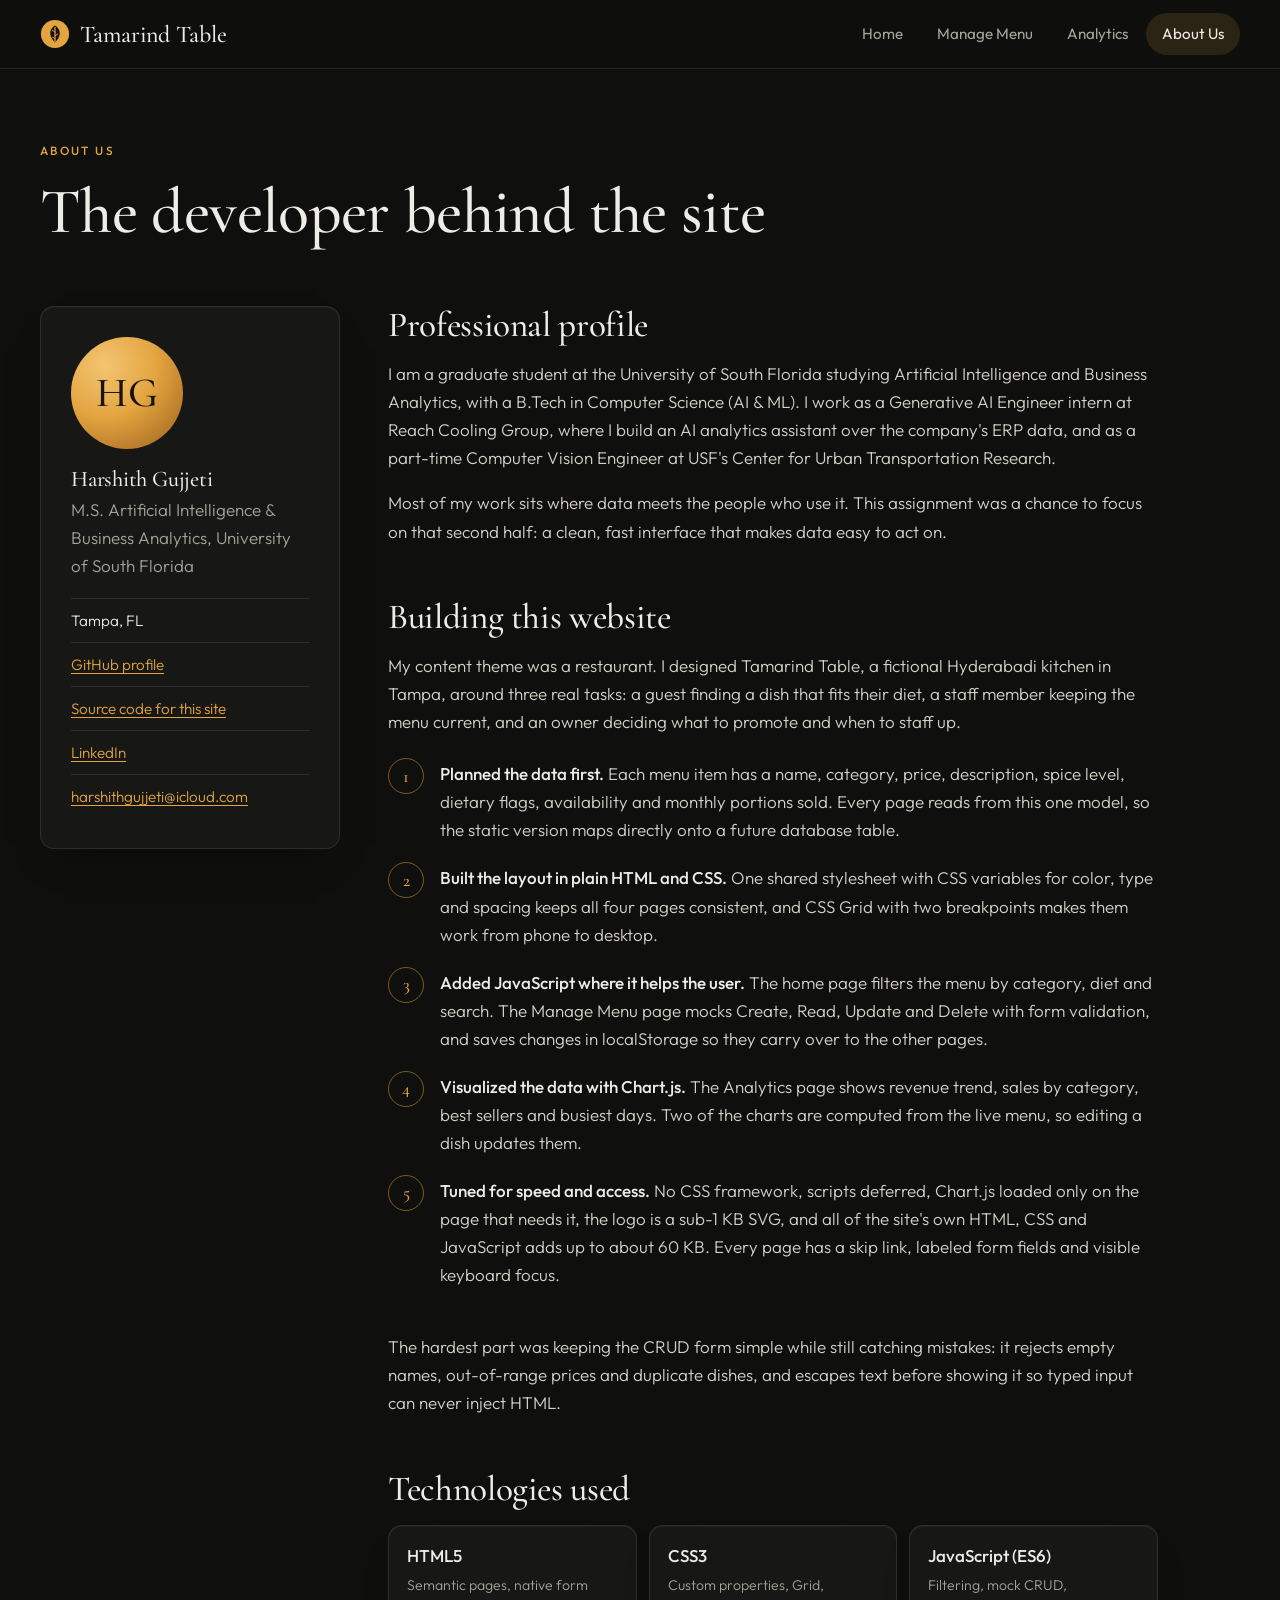
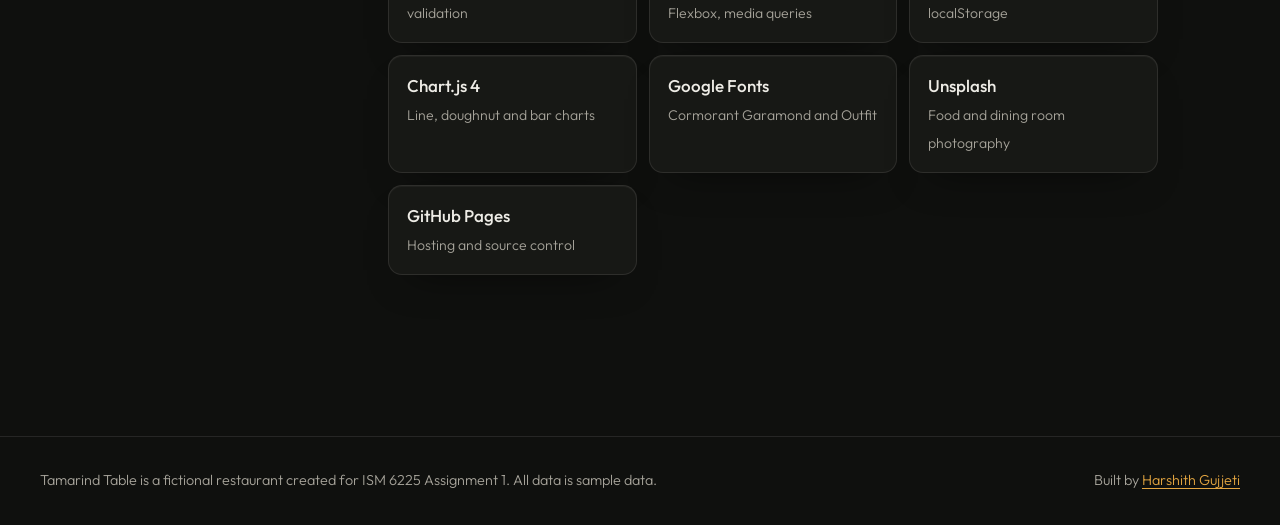
<file: aboutus.html>
<!DOCTYPE html>
<html lang="en">
<head>
  <meta charset="utf-8">
  <meta name="viewport" content="width=device-width, initial-scale=1">
  <title>About Us | Tamarind Table</title>
  <meta name="description" content="About Harshith Gujjeti, the developer of the Tamarind Table site, and how the site was built.">
  <link rel="icon" href="img/logo.svg" type="image/svg+xml">
  <link rel="preconnect" href="https://fonts.googleapis.com">
  <link rel="preconnect" href="https://fonts.gstatic.com" crossorigin>
  <link rel="stylesheet" href="https://fonts.googleapis.com/css2?family=Cormorant+Garamond:ital,wght@0,500;1,500&family=Outfit:wght@300;400;500&display=swap">
  <link rel="stylesheet" href="css/main.css">
  <meta name="theme-color" content="#0f100e">
  <script>document.documentElement.classList.add('js')</script>
</head>
<body>
  <a class="skip" href="#main">Skip to content</a>
  <header class="site-header">
    <div class="wrap nav">
      <a class="brand" href="index.html"><img src="img/logo.svg" alt="" width="30" height="30">Tamarind Table</a>
      <button class="nav-toggle" type="button" aria-expanded="false" aria-controls="nav-links">Menu</button>
      <nav id="nav-links" aria-label="Main">
        <ul>
          <li><a href="index.html">Home</a></li>
          <li><a href="managemenu.html">Manage Menu</a></li>
          <li><a href="analytics.html">Analytics</a></li>
          <li><a href="aboutus.html" aria-current="page">About Us</a></li>
        </ul>
      </nav>
    </div>
  </header>

  <main id="main">
    <div class="wrap page-head">
      <p class="eyebrow">About Us</p>
      <h1>The developer behind the site</h1>
    </div>

    <section class="section" style="padding-top:24px">
      <div class="wrap profile">
        <aside class="card profile-card">
          <div class="avatar" aria-hidden="true">HG</div>
          <h2 style="font-size:1.4rem;margin-bottom:4px">Harshith Gujjeti</h2>
          <p class="muted" style="margin:0">M.S. Artificial Intelligence &amp; Business Analytics, University of South Florida</p>
          <ul>
            <li>Tampa, FL</li>
            <li><a href="https://github.com/Harshxth" rel="noopener">GitHub profile</a></li>
            <li><a href="https://github.com/Harshxth/tamarind-table" rel="noopener">Source code for this site</a></li>
            <li><a href="https://www.linkedin.com/in/harshithgujjeti" rel="noopener">LinkedIn</a></li>
            <li><a href="mailto:harshithgujjeti@icloud.com">harshithgujjeti@icloud.com</a></li>
          </ul>
        </aside>

        <div class="prose">
          <h2>Professional profile</h2>
          <p>I am a graduate student at the University of South Florida studying Artificial Intelligence and Business Analytics, with a B.Tech in Computer Science (AI &amp; ML). I work as a Generative AI Engineer intern at Reach Cooling Group, where I build an AI analytics assistant over the company's ERP data, and as a part-time Computer Vision Engineer at USF's Center for Urban Transportation Research.</p>
          <p>Most of my work sits where data meets the people who use it. This assignment was a chance to focus on that second half: a clean, fast interface that makes data easy to act on.</p>

          <h2>Building this website</h2>
          <p>My content theme was a restaurant. I designed Tamarind Table, a fictional Hyderabadi kitchen in Tampa, around three real tasks: a guest finding a dish that fits their diet, a staff member keeping the menu current, and an owner deciding what to promote and when to staff up.</p>
          <ol class="steps">
            <li><b>Planned the data first.</b> Each menu item has a name, category, price, description, spice level, dietary flags, availability and monthly portions sold. Every page reads from this one model, so the static version maps directly onto a future database table.</li>
            <li><b>Built the layout in plain HTML and CSS.</b> One shared stylesheet with CSS variables for color, type and spacing keeps all four pages consistent, and CSS Grid with two breakpoints makes them work from phone to desktop.</li>
            <li><b>Added JavaScript where it helps the user.</b> The home page filters the menu by category, diet and search. The Manage Menu page mocks Create, Read, Update and Delete with form validation, and saves changes in localStorage so they carry over to the other pages.</li>
            <li><b>Visualized the data with Chart.js.</b> The Analytics page shows revenue trend, sales by category, best sellers and busiest days. Two of the charts are computed from the live menu, so editing a dish updates them.</li>
            <li><b>Tuned for speed and access.</b> No CSS framework, scripts deferred, Chart.js loaded only on the page that needs it, the logo is a sub-1 KB SVG, and all of the site's own HTML, CSS and JavaScript adds up to about 60 KB. Every page has a skip link, labeled form fields and visible keyboard focus.</li>
          </ol>
          <p>The hardest part was keeping the CRUD form simple while still catching mistakes: it rejects empty names, out-of-range prices and duplicate dishes, and escapes text before showing it so typed input can never inject HTML.</p>

          <h2>Technologies used</h2>
          <ul class="tech">
            <li class="card"><b>HTML5</b><span>Semantic pages, native form validation</span></li>
            <li class="card"><b>CSS3</b><span>Custom properties, Grid, Flexbox, media queries</span></li>
            <li class="card"><b>JavaScript (ES6)</b><span>Filtering, mock CRUD, localStorage</span></li>
            <li class="card"><b>Chart.js 4</b><span>Line, doughnut and bar charts</span></li>
            <li class="card"><b>Google Fonts</b><span>Cormorant Garamond and Outfit</span></li>
            <li class="card"><b>Unsplash</b><span>Food and dining room photography</span></li>
            <li class="card"><b>GitHub Pages</b><span>Hosting and source control</span></li>
          </ul>
        </div>
      </div>
    </section>
  </main>

  <footer class="site-footer">
    <div class="wrap">
      <span>Tamarind Table is a fictional restaurant created for ISM 6225 Assignment 1. All data is sample data.</span>
      <span>Built by <a href="aboutus.html">Harshith Gujjeti</a></span>
    </div>
  </footer>
  <script src="js/main.js" defer></script>
</body>
</html>
</file>
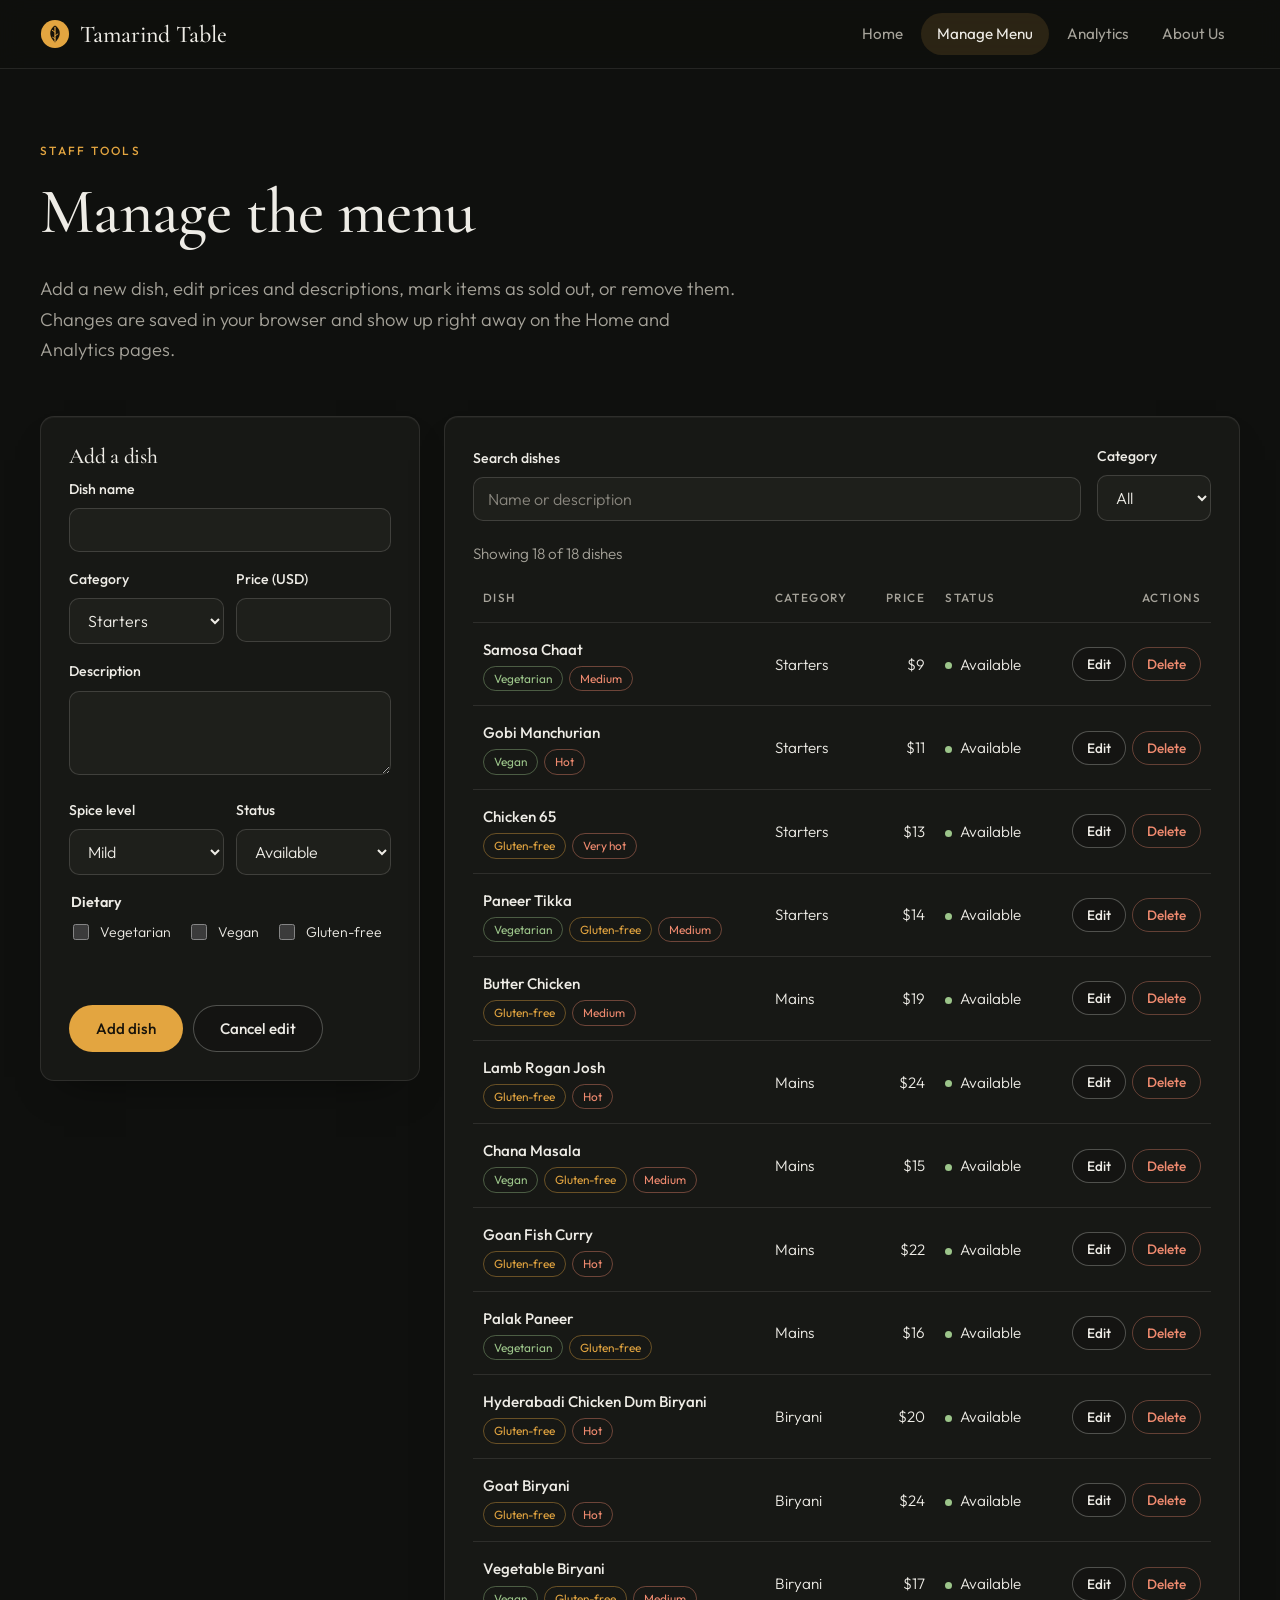
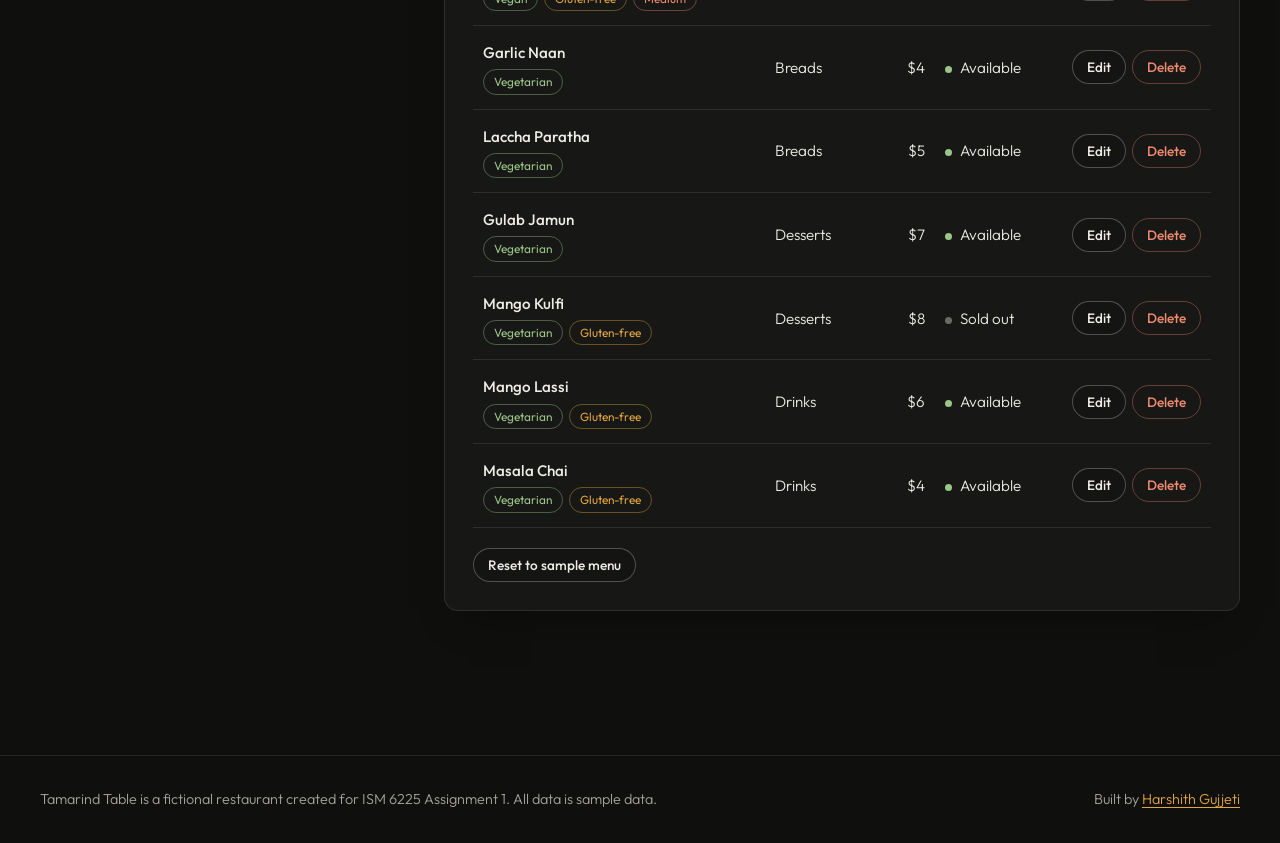
<file: managemenu.html>
<!DOCTYPE html>
<html lang="en">
<head>
  <meta charset="utf-8">
  <meta name="viewport" content="width=device-width, initial-scale=1">
  <title>Manage Menu | Tamarind Table</title>
  <meta name="description" content="Add, view, update and remove Tamarind Table menu items.">
  <link rel="icon" href="img/logo.svg" type="image/svg+xml">
  <link rel="preconnect" href="https://fonts.googleapis.com">
  <link rel="preconnect" href="https://fonts.gstatic.com" crossorigin>
  <link rel="stylesheet" href="https://fonts.googleapis.com/css2?family=Cormorant+Garamond:ital,wght@0,500;1,500&family=Outfit:wght@300;400;500&display=swap">
  <link rel="stylesheet" href="css/main.css">
  <meta name="theme-color" content="#0f100e">
  <script>document.documentElement.classList.add('js')</script>
</head>
<body>
  <a class="skip" href="#main">Skip to content</a>
  <header class="site-header">
    <div class="wrap nav">
      <a class="brand" href="index.html"><img src="img/logo.svg" alt="" width="30" height="30">Tamarind Table</a>
      <button class="nav-toggle" type="button" aria-expanded="false" aria-controls="nav-links">Menu</button>
      <nav id="nav-links" aria-label="Main">
        <ul>
          <li><a href="index.html">Home</a></li>
          <li><a href="managemenu.html" aria-current="page">Manage Menu</a></li>
          <li><a href="analytics.html">Analytics</a></li>
          <li><a href="aboutus.html">About Us</a></li>
        </ul>
      </nav>
    </div>
  </header>

  <main id="main">
    <div class="wrap page-head">
      <p class="eyebrow">Staff tools</p>
      <h1>Manage the menu</h1>
      <p class="lead">Add a new dish, edit prices and descriptions, mark items as sold out, or remove them. Changes are saved in your browser and show up right away on the Home and Analytics pages.</p>
    </div>

    <section class="section" style="padding-top:24px">
      <div class="wrap crud">
        <form class="card panel" id="item-form" novalidate>
          <h2 id="form-title" style="font-size:1.35rem">Add a dish</h2>
          <input type="hidden" id="item-id">
          <div class="form-row">
            <label for="item-name">Dish name</label>
            <input type="text" id="item-name" required maxlength="60" autocomplete="off">
          </div>
          <div class="form-2 form-row">
            <div>
              <label for="item-category">Category</label>
              <select id="item-category" required></select>
            </div>
            <div>
              <label for="item-price">Price (USD)</label>
              <input type="number" id="item-price" required min="0.5" max="500" step="0.5">
            </div>
          </div>
          <div class="form-row">
            <label for="item-desc">Description</label>
            <textarea id="item-desc" maxlength="160"></textarea>
          </div>
          <div class="form-2 form-row">
            <div>
              <label for="item-spice">Spice level</label>
              <select id="item-spice"></select>
            </div>
            <div>
              <label for="item-available">Status</label>
              <select id="item-available">
                <option value="true">Available</option>
                <option value="false">Sold out</option>
              </select>
            </div>
          </div>
          <fieldset class="form-row" style="border:0;padding:0;margin:0 0 14px">
            <legend style="font-weight:600;font-size:.9rem;margin-bottom:6px">Dietary</legend>
            <div class="checks">
              <label><input type="checkbox" id="item-veg"> Vegetarian</label>
              <label><input type="checkbox" id="item-vegan"> Vegan</label>
              <label><input type="checkbox" id="item-gf"> Gluten-free</label>
            </div>
          </fieldset>
          <p class="toast" id="toast" role="status" aria-live="polite"></p>
          <div class="form-actions">
            <button class="btn btn-primary" type="submit" id="submit-btn">Add dish</button>
            <button class="btn btn-ghost" type="button" id="cancel-btn" hidden>Cancel edit</button>
          </div>
        </form>

        <div class="card panel">
          <div class="toolbar" style="margin-top:0">
            <div class="grow">
              <label for="table-search">Search dishes</label>
              <input type="search" id="table-search" placeholder="Name or description">
            </div>
            <div>
              <label for="table-category">Category</label>
              <select id="table-category"><option value="">All</option></select>
            </div>
          </div>
          <div class="table-wrap">
            <table class="data">
              <caption class="muted" id="table-count" style="text-align:left;caption-side:top;padding-bottom:8px"></caption>
              <thead>
                <tr><th scope="col">Dish</th><th scope="col">Category</th><th scope="col" class="num">Price</th><th scope="col">Status</th><th scope="col" class="num">Actions</th></tr>
              </thead>
              <tbody id="table-body"></tbody>
            </table>
          </div>
          <div class="form-actions">
            <button class="btn btn-ghost btn-sm" type="button" id="reset-btn">Reset to sample menu</button>
          </div>
        </div>
      </div>
    </section>
  </main>

  <footer class="site-footer">
    <div class="wrap">
      <span>Tamarind Table is a fictional restaurant created for ISM 6225 Assignment 1. All data is sample data.</span>
      <span>Built by <a href="aboutus.html">Harshith Gujjeti</a></span>
    </div>
  </footer>
  <script src="js/main.js" defer></script>
  <script src="js/manage.js" defer></script>
</body>
</html>
</file>
<file: css/main.css>
/* Tamarind Table: one shared stylesheet for every page.
   Dark-only by design (evening dining room). One accent: saffron.
   Radius rule: buttons and chips are pills, cards and images 14px, inputs 10px. */
:root {
  --bg: #0f100e;
  --surface: #171815;
  --surface-2: #1e1f1b;
  --ink: #eeece6;
  --muted: #a6a39a;
  --line: rgba(238, 236, 230, .1);
  --accent: #e3a540;
  --accent-hover: #f0b95c;
  --on-accent: #17130a;
  --danger: #ef8a6f;
  --ok: #9cc58a;
  --radius: 14px;
  --shadow: 0 1px 0 rgba(255, 255, 255, .04) inset, 0 20px 40px -24px rgba(0, 0, 0, .6);
  --serif: "Cormorant Garamond", "Times New Roman", serif;
  --sans: "Outfit", system-ui, -apple-system, "Segoe UI", sans-serif;
  --ease: cubic-bezier(.16, 1, .3, 1);
  color-scheme: dark;
}

* { box-sizing: border-box; }
html { scroll-behavior: smooth; scroll-padding-top: 80px; }
body {
  margin: 0;
  background: var(--bg);
  color: var(--ink);
  font: 300 17px/1.65 var(--sans);
  -webkit-font-smoothing: antialiased;
}
img { max-width: 100%; display: block; }
a { color: var(--accent); text-underline-offset: 3px; }
a:hover { color: var(--accent-hover); }
b, strong { font-weight: 500; }
h1, h2, h3 { font-family: var(--serif); font-weight: 500; line-height: 1.08; margin: 0 0 .45em; letter-spacing: -.01em; }
h1 { font-size: clamp(2.6rem, 6vw, 4.6rem); }
h2 { font-size: clamp(2rem, 4vw, 3.1rem); }
h3 { font-size: 1.45rem; }
/* Cormorant defaults to old-style figures; prices and stats read better as lining numbers */
.price, .facts b, .stat b, .steps li::before { font-variant-numeric: lining-nums; }
h1 em, h2 em { font-style: italic; color: var(--accent); padding-bottom: .05em; }
p { margin: 0 0 1em; }
:focus-visible { outline: 2px solid var(--accent); outline-offset: 3px; border-radius: 6px; }

.wrap { width: min(1200px, 100% - 32px); margin-inline: auto; }
.section { padding: 96px 0; }
.eyebrow { text-transform: uppercase; letter-spacing: .2em; font-size: .74rem; font-weight: 500; color: var(--accent); margin-bottom: 1rem; }
.lead { font-size: 1.15rem; color: var(--muted); max-width: 58ch; }
.muted { color: var(--muted); }

.skip { position: absolute; left: -999px; top: 8px; background: var(--accent); color: var(--on-accent); padding: 8px 14px; border-radius: 999px; z-index: 100; }
.skip:focus { left: 8px; }

/* Header + nav (same on every page) */
.site-header { position: sticky; top: 0; z-index: 50; background: rgba(15, 16, 14, .78); backdrop-filter: blur(14px) saturate(140%); -webkit-backdrop-filter: blur(14px) saturate(140%); border-bottom: 1px solid var(--line); }
.nav { display: flex; align-items: center; justify-content: space-between; height: 68px; gap: 16px; }
.brand { display: flex; align-items: center; gap: 10px; text-decoration: none; color: var(--ink); font: 500 1.5rem var(--serif); }
.brand:hover { color: var(--ink); }
.nav ul { list-style: none; display: flex; gap: 2px; margin: 0; padding: 0; }
.nav ul a { display: block; padding: 8px 16px; border-radius: 999px; color: var(--muted); text-decoration: none; font-weight: 400; font-size: .95rem; transition: color .2s, background .2s; }
.nav ul a:hover { color: var(--ink); background: rgba(255, 255, 255, .05); }
.nav ul a[aria-current="page"] { color: var(--ink); background: rgba(227, 165, 64, .14); }
.nav-toggle { display: none; background: none; border: 1px solid var(--line); border-radius: 999px; padding: 7px 16px; font: 400 .95rem var(--sans); color: var(--ink); cursor: pointer; }

@media (max-width: 760px) {
  .nav-toggle { display: block; }
  .nav nav { display: none; position: absolute; left: 0; right: 0; top: 68px; background: var(--bg); border-bottom: 1px solid var(--line); padding: 8px 16px 16px; }
  .nav-open .nav nav { display: block; }
  .nav ul { flex-direction: column; }
  .nav ul a { padding: 12px 16px; }
}

/* Buttons + form controls */
.btn { display: inline-flex; align-items: center; justify-content: center; gap: 8px; padding: 13px 26px; border-radius: 999px; border: 1px solid transparent; font: 500 .95rem var(--sans); cursor: pointer; text-decoration: none; white-space: nowrap; transition: background .25s var(--ease), color .25s, border-color .25s, transform .25s var(--ease); }
.btn:active { transform: scale(.98); }
.btn-primary { background: var(--accent); color: var(--on-accent); }
.btn-primary:hover { background: var(--accent-hover); color: var(--on-accent); }
.btn-ghost { background: rgba(15, 16, 14, .3); border-color: rgba(238, 236, 230, .28); color: var(--ink); }
.btn-ghost:hover { border-color: var(--ink); color: var(--ink); }
.btn-sm { padding: 7px 14px; font-size: .85rem; }
.btn-danger { background: transparent; border-color: rgba(239, 138, 111, .35); color: var(--danger); }
.btn-danger:hover { background: rgba(239, 138, 111, .1); color: var(--danger); }

label { font-weight: 500; font-size: .88rem; display: block; margin-bottom: 7px; color: var(--ink); }
input[type="text"], input[type="number"], input[type="search"], select, textarea {
  width: 100%; padding: 11px 14px; border: 1px solid rgba(238, 236, 230, .16); border-radius: 10px; background: var(--surface-2); font: 300 1rem var(--sans); color: var(--ink);
}
input::placeholder, textarea::placeholder { color: #8a877f; }
input:focus, select:focus, textarea:focus { outline: none; border-color: var(--accent); box-shadow: 0 0 0 3px rgba(227, 165, 64, .2); }
input[type="checkbox"] { accent-color: var(--accent); width: 16px; height: 16px; }
textarea { resize: vertical; min-height: 84px; }

.card { background: var(--surface); border: 1px solid var(--line); border-radius: var(--radius); box-shadow: var(--shadow); }

/* Scroll reveal (main.js adds .in when visible) */
@media (prefers-reduced-motion: no-preference) {
  .js .reveal { opacity: 0; transform: translateY(28px); transition: opacity .9s var(--ease), transform .9s var(--ease); }
  .js .reveal.in { opacity: 1; transform: none; }
}

/* Home: hero */
.hero { position: relative; min-height: min(88dvh, 860px); display: flex; align-items: flex-end; padding: 96px 0 88px; overflow: hidden; isolation: isolate; }
.hero-media { position: absolute; inset: 0; z-index: -2; }
.hero-media img { width: 100%; height: 100%; object-fit: cover; }
.hero::after { content: ""; position: absolute; inset: 0; z-index: -1; background:
  linear-gradient(90deg, rgba(15, 16, 14, .92) 0%, rgba(15, 16, 14, .6) 45%, rgba(15, 16, 14, .1) 100%),
  linear-gradient(0deg, var(--bg) 0%, transparent 35%); }
.hero-copy { max-width: 640px; }
.hero h1 { font-size: clamp(2.8rem, 6.4vw, 5.2rem); line-height: 1.02; }
.hero .lead { color: #cfccc4; font-size: 1.2rem; max-width: 46ch; }
.hero .actions { display: flex; gap: 12px; flex-wrap: wrap; margin-top: 32px; }
@media (prefers-reduced-motion: no-preference) {
  .hero-media img { animation: settle 2.4s var(--ease) both; }
  .hero-copy > * { animation: rise 1s var(--ease) both; }
  .hero-copy > :nth-child(2) { animation-delay: .1s; }
  .hero-copy > :nth-child(3) { animation-delay: .2s; }
  .hero-copy > :nth-child(4) { animation-delay: .3s; }
}
@keyframes settle { from { transform: scale(1.08); } to { transform: none; } }
@keyframes rise { from { opacity: 0; transform: translateY(24px); } to { opacity: 1; transform: none; } }

/* Home: story split with facts */
.story { display: grid; grid-template-columns: 1.05fr 1fr; gap: clamp(32px, 6vw, 96px); align-items: center; }
.story-media { border-radius: var(--radius); overflow: hidden; aspect-ratio: 4 / 5; }
.story-media img { width: 100%; height: 100%; object-fit: cover; }
.facts { display: grid; grid-template-columns: repeat(3, 1fr); gap: 24px; margin-top: 40px; padding-top: 28px; border-top: 1px solid var(--line); }
.facts b { display: block; font: 500 2.6rem/1 var(--serif); color: var(--accent); margin-bottom: 8px; }
.facts span { color: var(--muted); font-size: .92rem; line-height: 1.45; display: block; }

/* Home: signature dishes bento (3 items, 3 cells) */
.bento { display: grid; grid-template-columns: 1.4fr 1fr; grid-template-rows: auto auto; gap: 20px; margin-top: 40px; }
.bento figure { margin: 0; }
.bento .big { grid-row: span 2; }
.bento .shot { border-radius: var(--radius); overflow: hidden; aspect-ratio: 16 / 10; background: var(--surface); }
.bento .big .shot { aspect-ratio: auto; height: calc(100% - 64px); min-height: 420px; }
.bento img { width: 100%; height: 100%; object-fit: cover; transition: transform 1.2s var(--ease); }
.bento figure:hover img { transform: scale(1.04); }
.bento figcaption { display: flex; justify-content: space-between; align-items: baseline; gap: 16px; padding-top: 14px; }
.bento figcaption h3 { margin: 0; font-size: 1.6rem; }
.bento figcaption p { margin: 2px 0 0; color: var(--muted); font-size: .92rem; }
.bento .price { font: 500 1.4rem var(--serif); color: var(--accent); white-space: nowrap; }

/* Home: menu (list style, grouped by category) */
.toolbar { display: flex; flex-wrap: wrap; gap: 16px; align-items: end; margin: 32px 0 20px; }
.toolbar .grow { flex: 1 1 240px; }
.chips { display: flex; flex-wrap: wrap; gap: 8px; }
.chip { border: 1px solid rgba(238, 236, 230, .18); background: transparent; border-radius: 999px; padding: 8px 18px; font: 400 .92rem var(--sans); cursor: pointer; color: var(--muted); transition: all .2s; }
.chip:hover { color: var(--ink); border-color: rgba(238, 236, 230, .4); }
.chip[aria-pressed="true"] { background: var(--accent); border-color: var(--accent); color: var(--on-accent); font-weight: 500; }
.menu-group { margin-top: 48px; }
.menu-group > h3 { font-size: 2rem; margin-bottom: 8px; padding-bottom: 14px; border-bottom: 1px solid var(--line); }
.menu-list { display: grid; grid-template-columns: 1fr 1fr; column-gap: 64px; }
.menu-item { padding: 22px 0; }
.mi-head { display: flex; align-items: baseline; gap: 12px; }
.mi-head h4 { margin: 0; font: 500 1.08rem var(--sans); letter-spacing: .01em; }
.mi-head .leader { flex: 1; border-bottom: 1px dotted rgba(238, 236, 230, .25); transform: translateY(-4px); }
.mi-head .price { font: 500 1.25rem var(--serif); color: var(--accent); }
.menu-item p { margin: 6px 0 10px; color: var(--muted); font-size: .95rem; max-width: 52ch; }
.tags { display: flex; flex-wrap: wrap; gap: 6px; }
.tag { font-size: .74rem; font-weight: 400; padding: 2px 10px; border-radius: 999px; border: 1px solid rgba(238, 236, 230, .16); color: var(--muted); }
.tag.veg, .tag.vegan { border-color: rgba(156, 197, 138, .4); color: var(--ok); }
.tag.gf { border-color: rgba(227, 165, 64, .4); color: var(--accent); }
.tag.spice { border-color: rgba(239, 138, 111, .4); color: var(--danger); }
.empty { padding: 48px 0; text-align: center; color: var(--muted); }

/* Home: visit */
.visit { display: grid; grid-template-columns: 1fr 1.1fr; gap: clamp(32px, 6vw, 96px); align-items: stretch; }
.visit-media { border-radius: var(--radius); overflow: hidden; min-height: 420px; }
.visit-media img { width: 100%; height: 100%; object-fit: cover; }
.hours { width: 100%; border-collapse: collapse; margin: 24px 0 28px; }
.hours td { padding: 11px 0; border-bottom: 1px solid var(--line); }
.hours td:last-child { text-align: right; color: var(--muted); }
.hours tr.today td { color: var(--accent); }
.hours tr.today td:last-child { color: var(--accent); }
.address { font-style: normal; color: var(--muted); }
.address b { display: block; color: var(--ink); font-weight: 500; }

/* Page header (non-home pages) */
.page-head { padding: 72px 0 8px; }
.page-head h1 { font-size: clamp(2.6rem, 5.5vw, 4rem); }

/* Stats (analytics KPIs) */
.stat { padding: 22px 24px; }
.stat b { display: block; font: 500 2.3rem/1.1 var(--serif); color: var(--accent); margin-bottom: 4px; }
.stat span { color: var(--muted); font-size: .9rem; }

/* Manage page (CRUD) */
.crud { display: grid; grid-template-columns: 380px 1fr; gap: 24px; align-items: start; }
.panel { padding: 28px; }
.panel h2 { font-size: 1.9rem; }
.form-row { margin-bottom: 16px; }
.form-2 { display: grid; grid-template-columns: 1fr 1fr; gap: 12px; }
.checks { display: flex; flex-wrap: wrap; gap: 16px; }
.checks label { font-weight: 300; display: flex; align-items: center; gap: 8px; margin: 0; }
.form-actions { display: flex; gap: 10px; flex-wrap: wrap; margin-top: 20px; }
.table-wrap { overflow-x: auto; }
table.data { width: 100%; border-collapse: collapse; font-size: .95rem; }
.data th, .data td { padding: 14px 10px; text-align: left; border-bottom: 1px solid var(--line); vertical-align: middle; }
.data th { font-size: .74rem; font-weight: 500; text-transform: uppercase; letter-spacing: .12em; color: var(--muted); }
.data td.num, .data th.num { text-align: right; }
.data td b { font-weight: 500; }
.data tbody tr { transition: background .2s; }
.data tbody tr:hover { background: rgba(255, 255, 255, .02); }
.data tr.editing td { background: rgba(227, 165, 64, .08); }
.row-actions { display: flex; gap: 6px; justify-content: flex-end; }
.status-dot { display: inline-block; width: 7px; height: 7px; border-radius: 50%; margin-right: 8px; background: var(--ok); vertical-align: middle; }
.status-dot.off { background: #6b6963; }
.toast { min-height: 1.6em; margin: 0 0 12px; font-weight: 400; color: var(--ok); }
.toast.error { color: var(--danger); }

/* Analytics */
.kpis { display: grid; grid-template-columns: repeat(4, 1fr); gap: 16px; margin-bottom: 20px; }
.charts { display: grid; grid-template-columns: repeat(2, 1fr); gap: 20px; }
.chart-card { padding: 26px; margin: 0; }
.chart-card h3 { margin-bottom: 2px; font-size: 1.6rem; }
.chart-card .muted { font-size: .9rem; margin-bottom: 18px; }
.chart-box { position: relative; height: 290px; }
.note { font-size: .88rem; color: var(--muted); margin-top: 24px; }

/* About */
.profile { display: grid; grid-template-columns: 300px 1fr; gap: 48px; align-items: start; }
.avatar { width: 112px; height: 112px; border-radius: 50%; display: grid; place-items: center; background: radial-gradient(circle at 30% 25%, #f3c573, var(--accent) 45%, #9a5f1c); color: var(--on-accent); font: 500 2.6rem var(--serif); margin-bottom: 18px; }
.profile-card { padding: 30px; position: sticky; top: 96px; }
.profile-card h2 { font-size: 1.8rem; }
.profile-card ul { list-style: none; padding: 0; margin: 18px 0 0; }
.profile-card li { padding: 9px 0; border-top: 1px solid var(--line); font-size: .95rem; }
.prose { max-width: 70ch; }
.prose h2 { margin-top: 1.5em; font-size: 2.2rem; }
.prose h2:first-child { margin-top: 0; }
.prose p { color: #d4d1c9; }
.steps { counter-reset: s; list-style: none; padding: 0; margin: 24px 0; }
.steps li { counter-increment: s; position: relative; padding: 0 0 20px 52px; color: #d4d1c9; }
.steps li::before { content: counter(s); position: absolute; left: 0; top: -2px; width: 34px; height: 34px; border-radius: 50%; border: 1px solid rgba(227, 165, 64, .5); color: var(--accent); font: 500 1.1rem var(--serif); display: grid; place-items: center; }
.steps b { color: var(--ink); }
.tech { display: grid; grid-template-columns: repeat(auto-fill, minmax(200px, 1fr)); gap: 12px; padding: 0; list-style: none; }
.tech li { padding: 16px 18px; }
.tech b { display: block; font-weight: 500; }
.tech span { font-size: .88rem; color: var(--muted); }

/* Footer */
.site-footer { border-top: 1px solid var(--line); padding: 32px 0; margin-top: 48px; font-size: .9rem; color: var(--muted); }
.site-footer .wrap { display: flex; justify-content: space-between; gap: 16px; flex-wrap: wrap; }

@media (max-width: 900px) {
  .section { padding: 72px 0; }
  .story, .visit, .crud, .profile, .charts { grid-template-columns: minmax(0, 1fr); }
  .story-media { aspect-ratio: 16 / 11; }
  .bento { grid-template-columns: minmax(0, 1fr); }
  .bento .big { grid-row: auto; }
  .bento .big .shot { height: auto; min-height: 0; aspect-ratio: 16 / 10; }
  .menu-list { grid-template-columns: minmax(0, 1fr); }
  .kpis { grid-template-columns: repeat(2, 1fr); }
  .profile-card { position: static; }
  .visit-media { min-height: 280px; }
}
@media (max-width: 520px) {
  .hero { min-height: 82dvh; padding-bottom: 56px; }
  .hero::after { background: linear-gradient(0deg, var(--bg) 0%, rgba(15, 16, 14, .75) 55%, rgba(15, 16, 14, .35) 100%); }
  .facts { grid-template-columns: 1fr; gap: 18px; }
  .form-2 { grid-template-columns: 1fr; }
  .kpis { grid-template-columns: 1fr 1fr; gap: 10px; }
}
@media (prefers-reduced-motion: reduce) {
  html { scroll-behavior: auto; }
  *, *::before, *::after { transition-duration: .01ms !important; animation-duration: .01ms !important; }
}
</file>
